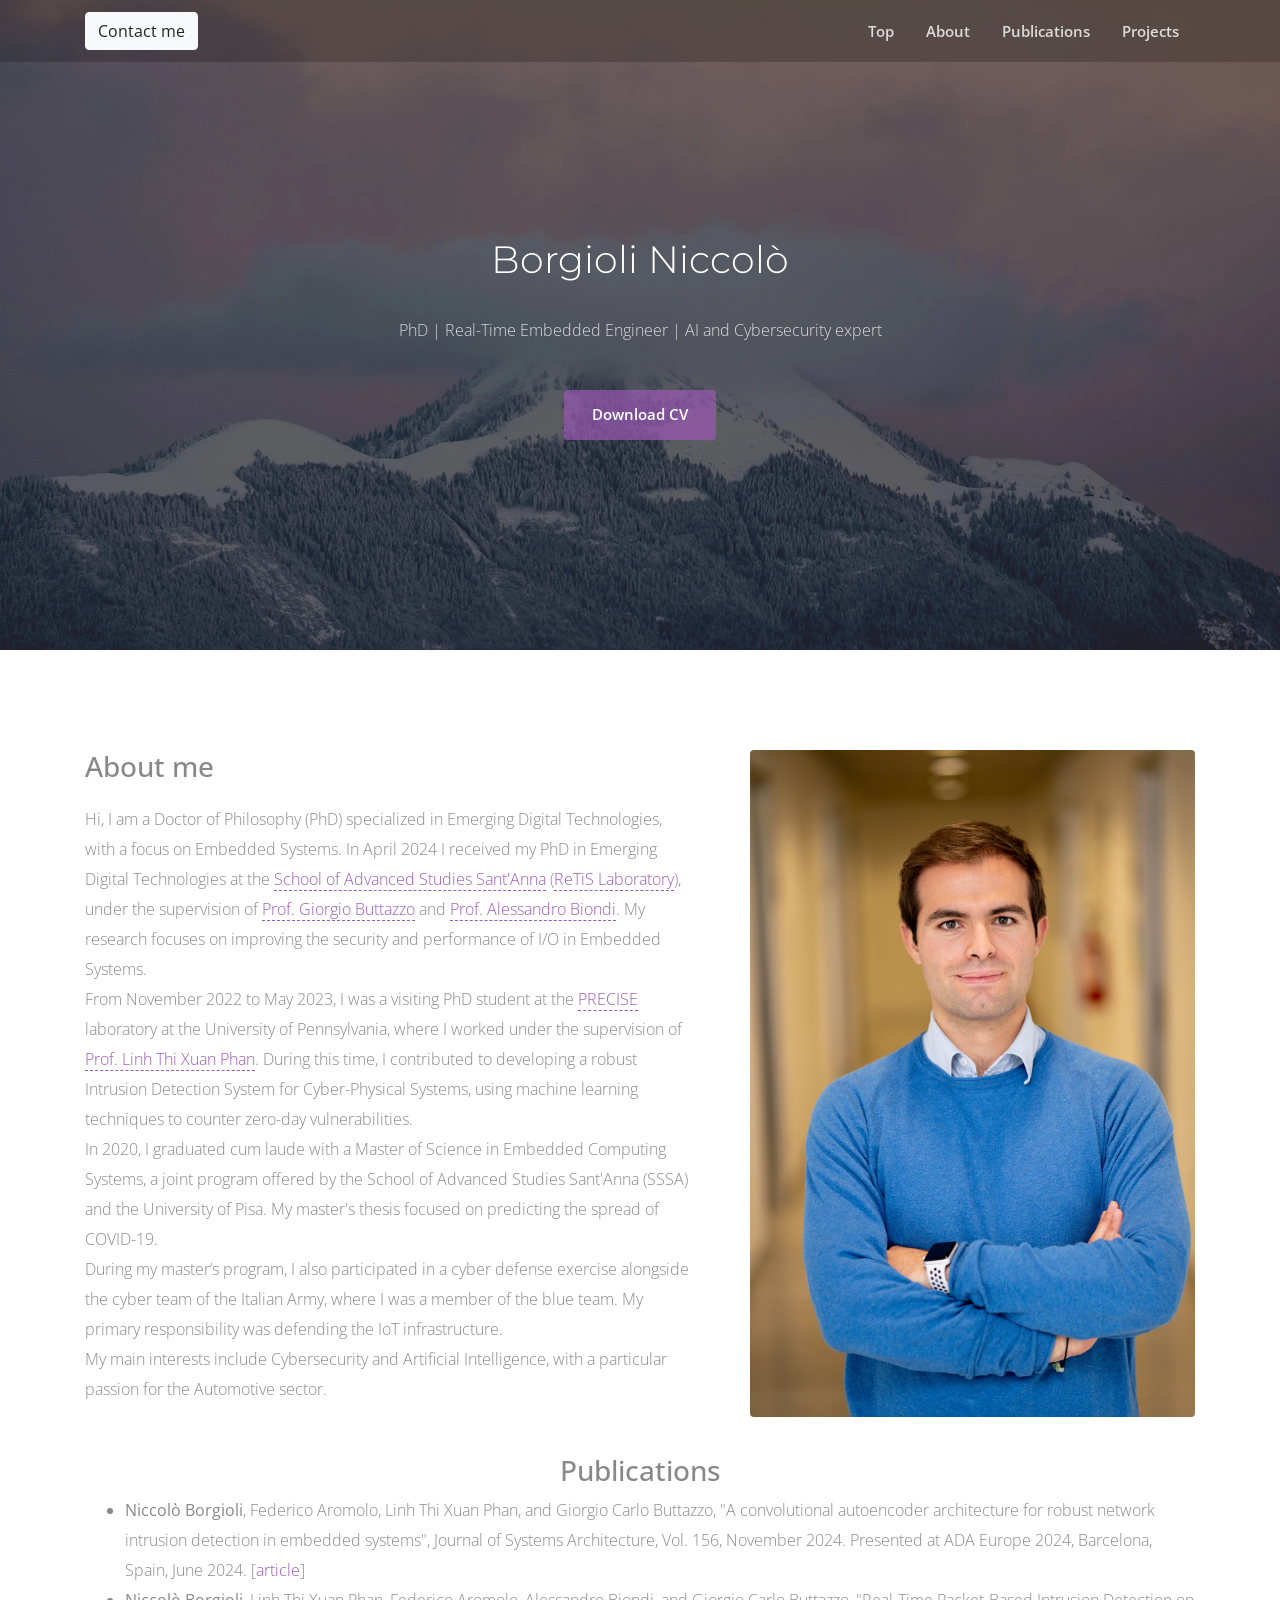
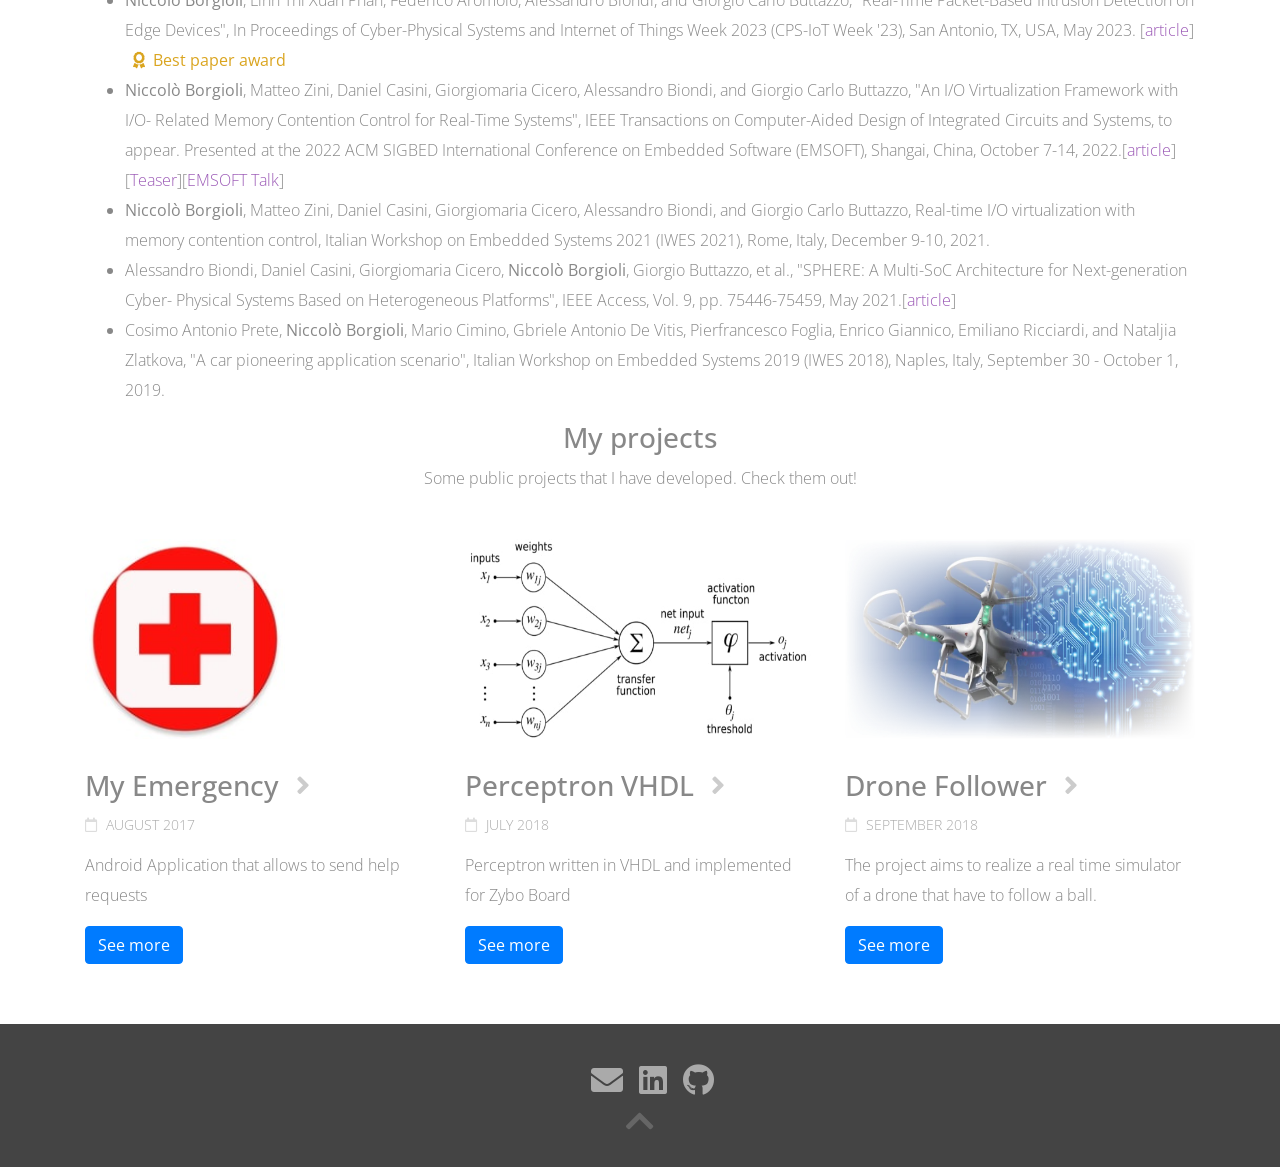
<file: index.html>
<!doctype html>
<html lang="en">
  <head>
    <!-- Required meta tags -->
    <meta charset="utf-8">
    <meta name="viewport" content="width=device-width, initial-scale=1, shrink-to-fit=no">

    <!-- CSS -->
    <link rel="stylesheet" href="https://fonts.googleapis.com/css?family=Open+Sans:300,300i,400,600">
    <link rel="stylesheet" href="https://fonts.googleapis.com/css?family=Montserrat:300">
    <link rel="stylesheet" href="https://maxcdn.bootstrapcdn.com/bootstrap/4.0.0/css/bootstrap.min.css" integrity="sha384-Gn5384xqQ1aoWXA+058RXPxPg6fy4IWvTNh0E263XmFcJlSAwiGgFAW/dAiS6JXm" crossorigin="anonymous">
    <link rel="stylesheet" href="https://use.fontawesome.com/releases/v5.15.4/css/all.css">
    <link rel="stylesheet" href="assets/css/animate.css">
    <link rel="stylesheet" href="assets/css/style.css">
    <link rel="stylesheet" href="assets/css/media-queries.css">
	<style>
		.bpa{
			color: goldenrod;
		}
	</style>

	<!-- Matomo -->
	<script>
		var _paq = window._paq = window._paq || [];
		/* tracker methods like "setCustomDimension" should be called before "trackPageView" */
		_paq.push(['trackPageView']);
		_paq.push(['enableLinkTracking']);
		(function() {
		var u="//matomo.apperitivo.it/";
		_paq.push(['setTrackerUrl', u+'matomo.php']);
		_paq.push(['setSiteId', '1']);
		_paq.push(['requireCookieConsent']);	// Removes cookies tracking
		var d=document, g=d.createElement('script'), s=d.getElementsByTagName('script')[0];
		g.async=true; g.src=u+'matomo.js'; s.parentNode.insertBefore(g,s);
		})();
	</script>
	<!-- End Matomo Code -->

    <title>Borgioli Niccolò</title>
  </head>
  <body>

   	<!-- Navbar -->
  	<nav class="navbar navbar-dark fixed-top navbar-expand-md navbar-no-bg">
  		<div class="container">
  			<!--<a class="navbar-brand" href="index.html">Home</a>-->
			  <a class="btn btn-light" href="mailto: borgioli.niccolo@gmail.com" target="_blank" role="button">Contact me</a>
  			<button class="navbar-toggler" type="button" data-toggle="collapse" data-target="#navbarNav" aria-controls="navbarNav" aria-expanded="false" aria-label="Toggle navigation">
  				<span class="navbar-toggler-icon"></span>
  			</button>
  			<div class="collapse navbar-collapse" id="navbarNav">
  				<ul class="navbar-nav ml-auto">
  					<li class="nav-item">
  						<a class="nav-link scroll-link" href="#top-content">Top</a>
  					</li>
  					<li class="nav-item">
  						<a class="nav-link scroll-link" href="#about-us">About</a>
  					</li>
					<li class="nav-item">
						<a class="nav-link scroll-link" href="#publications">Publications</a>
					</li>
  					<li class="nav-item">
  						<a class="nav-link scroll-link" href="#portfolio">Projects</a>
  					</li>
  				</ul>
  			</div>
  		</div>
  	</nav>

  	<!-- Top content -->
  	<div class="top-content">
  		<div class="container">
  			<div class="row">
  				<div class="col-md-8 offset-md-2 text">
  					<h1 class="wow fadeInLeftBig">Borgioli Niccolò</h1>
  					<div class="description wow fadeInLeftBig">
  						<p>
							PhD | Real-Time Embedded Engineer | AI and Cybersecurity expert
  						</p>
  					</div>
  					<div class="top-big-link wow fadeInUp">
  						<a class="btn btn-primary btn-link-1" href="downloads/cv.pdf" target="_blank" type="application/octet-stream" download="CV_Borgioli.pdf">Download CV</a>
  					</div>
  				</div>
  			</div>
  		</div>
  	</div>

  	<!-- About me -->
  	<div class="about-us-container section-container section-container-gray-bg">
  		<div class="container">
  			<div class="row">
  				<div class="col-12 col-lg-7 about-us-box wow fadeInLeft">
  					<div class="about-us-box-text">
  						<h3>About me</h3>
  						<p class="medium-paragraph">
						Hi, I am a Doctor of Philosophy (PhD) specialized in Emerging Digital Technologies, with a focus on Embedded Systems. In April 2024 I received my PhD in Emerging Digital Technologies at the <a href="https://www.santannapisa.it/it">School of Advanced Studies Sant'Anna</a> (<a href="http://retis.sssup.it/">ReTiS Laboratory</a>), under the supervision of <a href="http://retis.sssup.it/~giorgio/">Prof. Giorgio Buttazzo</a> and <a href="http://retis.sssup.it/~a.biondi/">Prof. Alessandro Biondi</a>. My research focuses on improving the security and performance of I/O in Embedded Systems.<br>

						From November 2022 to May 2023, I was a visiting PhD student at the <a href="https://precise.seas.upenn.edu">PRECISE</a> laboratory at the University of Pennsylvania, where I worked under the supervision of <a href="http://www.cis.upenn.edu/~linhphan/">Prof. Linh Thi Xuan Phan</a>. During this time, I contributed to developing a robust Intrusion Detection System for Cyber-Physical Systems, using machine learning techniques to counter zero-day vulnerabilities.<br>
						
						In 2020, I graduated cum laude with a Master of Science in Embedded Computing Systems, a joint program offered by the School of Advanced Studies Sant'Anna (SSSA) and the University of Pisa. My master's thesis focused on predicting the spread of COVID-19.<br>
						
						During my master’s program, I also participated in a cyber defense exercise alongside the cyber team of the Italian Army, where I was a member of the blue team. My primary responsibility was defending the IoT infrastructure.<br>
						
						My main interests include Cybersecurity and Artificial Intelligence, with a particular passion for the Automotive sector.
						</p>
  					</div>
  				</div>
  				<div class="col-12 col-lg-5 about-us-box wow fadeInUp">
  					<div class="about-us-box-img">
  						<img src="assets/img/about/primo_piano.webp" alt="about" data-at2x="assets/img/about/primo_piano.webp" class="img-fluid">
  					</div>
  				</div>
  			</div>
  		</div>
  	</div><br>

	<!-- Pubblications -->
	<div class="publications-container section-container section-container-gray-bg">
		<div class="container">
			<div class="row">
				<div class="col-12 wow fadeInDown">
					<div>
						<h3>Publications</h3>
						<ul class="text-left">
							<li><b>Niccolò Borgioli</b>, Federico Aromolo, Linh Thi Xuan Phan, and Giorgio Carlo Buttazzo, "A convolutional autoencoder architecture for robust network intrusion detection in embedded systems", Journal of Systems Architecture, Vol. 156, November 2024. Presented at ADA Europe 2024, Barcelona, Spain, June 2024. [<a href="https://www.sciencedirect.com/science/article/pii/S1383762124002200">article</a>]</li>
							<li><b>Niccolò Borgioli</b>, Linh Thi Xuan Phan, Federico Aromolo, Alessandro Biondi, and Giorgio Carlo Buttazzo, "Real-Time Packet-Based Intrusion Detection on Edge Devices", In Proceedings of Cyber-Physical Systems and Internet of Things Week 2023 (CPS-IoT Week '23), San Antonio, TX, USA, May 2023. [<a href="https://dl.acm.org/doi/10.1145/3576914.3587551">article</a>]<b class="bpa"><i class="fas fa-award mx-2"></i>Best paper award</b></li>
							<li><b>Niccolò Borgioli</b>, Matteo Zini, Daniel Casini, Giorgiomaria Cicero, Alessandro Biondi, and Giorgio Carlo Buttazzo, "An I/O Virtualization Framework with I/O- Related Memory Contention Control for Real-Time Systems", IEEE Transactions on Computer-Aided Design of Integrated Circuits and Systems, to appear. Presented at the 2022 ACM SIGBED International Conference on Embedded Software (EMSOFT), Shangai, China, October 7-14, 2022.[<a href="https://ieeexplore.ieee.org/document/9868830">article</a>][<a href="https://www.youtube.com/watch?v=I5Thu5AscGU">Teaser</a>][<a href="https://youtu.be/cdV3QbCEpQY?t=1151">EMSOFT Talk</a>]</li>
							<li><b>Niccolò Borgioli</b>, Matteo Zini, Daniel Casini, Giorgiomaria Cicero, Alessandro Biondi, and Giorgio Carlo Buttazzo, Real-time I/O virtualization with memory contention control, Italian Workshop on Embedded Systems 2021 (IWES 2021), Rome, Italy, December 9-10, 2021.</li>
							<li>Alessandro Biondi, Daniel Casini, Giorgiomaria Cicero, <b>Niccolò Borgioli</b>, Giorgio Buttazzo, et al., "SPHERE: A Multi-SoC Architecture for Next-generation Cyber- Physical Systems Based on Heterogeneous Platforms", IEEE Access, Vol. 9, pp. 75446-75459, May 2021.[<a href="https://ieeexplore.ieee.org/document/9432853">article</a>]</li>
							<li>Cosimo Antonio Prete, <b>Niccolò Borgioli</b>, Mario Cimino, Gbriele Antonio De Vitis, Pierfrancesco Foglia, Enrico Giannico, Emiliano Ricciardi, and Nataljia Zlatkova, "A car pioneering application scenario", Italian Workshop on Embedded Systems 2019 (IWES 2018), Naples, Italy, September 30 - October 1, 2019.</li>
						</ul>
					</div>
				</div>
			</div>
		</div>
	</div>

  	<!-- Projects -->
  	<div class="portfolio-container section-container">
	    <div class="container">
	        <div class="row">
	            <div class="col portfolio section-description wow fadeIn">
	                <h3>My projects</h3>
	                <div class="divider-1 wow fadeInUp"><span></span></div>
	                <p>Some public projects that I have developed. Check them out!</p>
	            </div>
	        </div>
	        <div class="row">
	            <div class="col-md-4 portfolio-box wow fadeInUp">
	                <div class="portfolio-box-image">
	                    <img src="assets/img/portfolio/1.jpg" alt="" data-at2x="assets/img/portfolio/1.png" class="img-fluid" style="height: 200px; width: auto;">
	                </div>
	                <h3><a data-toggle="modal" data-target="#project1">My Emergency</a> <i class="fas fa-angle-right"></i></h3>
	                <div class="portfolio-box-date"><i class="far fa-calendar"></i> August 2017</div>
	                <p>Android Application that allows to send help requests</p>
	                <button type="button" class="btn btn-primary" data-toggle="modal" data-target="#project1">See more</button>
	            </div>
	            <div class="col-md-4 portfolio-box wow fadeInDown">
	                <div class="portfolio-box-image">
	                    <img src="assets/img/portfolio/2.jpg" alt="" data-at2x="assets/img/portfolio/2.png" class="img-fluid" style="height: 200px; width: auto;">
	                </div>
	                <h3><a data-toggle="modal" data-target="#project2">Perceptron VHDL</a> <i class="fas fa-angle-right"></i></h3>
	                <div class="portfolio-box-date"><i class="far fa-calendar"></i> July 2018</div>
	                <p>Perceptron written in VHDL and implemented for Zybo Board</p>
	                <button type="button" class="btn btn-primary" data-toggle="modal" data-target="#project2">See more</button>
	            </div>
				<div class="col-md-4 portfolio-box wow fadeInUp">
	                <div class="portfolio-box-image">
	                    <img src="assets/img/portfolio/drone.webp" alt="" data-at2x="assets/img/portfolio/drone.webp" class="img-fluid" style="height: 200px; width: auto;">
	                </div>
	                <h3><a data-toggle="modal" data-target="#project3">Drone Follower</a> <i class="fas fa-angle-right"></i></h3>
	                <div class="portfolio-box-date"><i class="far fa-calendar"></i> September 2018</div>
	                <p>The project aims to realize a real time simulator of a drone that have to follow a ball.</p>
	                <button type="button" class="btn btn-primary" data-toggle="modal" data-target="#project3">See more</button>
	            </div>
	            <!-- <div class="col-md-4 portfolio-box wow fadeInUp">
	                <div class="portfolio-box-image">
	                    <img src="assets/img/portfolio/3.jpg" alt="" data-at2x="assets/img/portfolio/3.jpg" class="img-fluid" style="height: 200px; width: auto;">
	                </div>
	                <h3><a data-toggle="modal" data-target="#project3">Emotion detection system</a> <i class="fas fa-angle-right"></i></h3>
	                <div class="portfolio-box-date"><i class="far fa-calendar"></i> April 2019</div>
	                <p>Sensor fusion-based emotion detection system.</p>
	                <button type="button" class="btn btn-primary" data-toggle="modal" data-target="#project3">See more</button>
	            </div> -->
	        </div>
	    </div>
	</div><br><br>

	<!-- projects modals -->
	<div class="modal" id="project1">
		<div class="modal-dialog">
			<div class="modal-content">
				<div class="modal-header">
					<h4 class="modal-title">My emergency</h4>
					<button type="button" class="close" data-dismiss="modal">&times;</button>
				</div>
				<div class="modal-body">
					<p>Emergency call application that allows to instantaneusly contact emergency services and parents providing them exact location and type of emergency. I've developed this application as my bachelor degree thesis.</p><br>
					<a class="btn btn-info" role="button" href="https://github.com/Masternick95/Tesi">See project</a>
				</div>
				<div class="modal-footer">
					<button type="button" class="btn btn-danger" data-dismiss="modal">Close</button>
				</div>
			</div>
		</div>
	</div>

	<div class="modal" id="project2">
		<div class="modal-dialog">
			<div class="modal-content">
				<div class="modal-header">
					<h4 class="modal-title">Perceptron VHDL</h4>
					<button type="button" class="close" data-dismiss="modal">&times;</button>
				</div>
				<div class="modal-body">
					<p>VHDL description of a single perceptron and its implementation for Zybo Board using Vivado. I've developed this project for the exam of Digital Systems.</p><br>
					<a class="btn btn-info" role="button" href="https://github.com/Masternick95/perceptron_VHDL">See project</a>
				</div>
				<div class="modal-footer">
					<button type="button" class="btn btn-danger" data-dismiss="modal">Close</button>
				</div>
			</div>
		</div>
	</div>

	<div class="modal" id="project3">
		<div class="modal-dialog">
			<div class="modal-content">
				<div class="modal-header">
					<h4 class="modal-title">Drone Follower</h4>
					<button type="button" class="close" data-dismiss="modal">&times;</button>
				</div>
				<div class="modal-body">
					<p>Real time simulator of a drone that have to follow a ball. The ball movement is generated randomly by a dedicated task. The simulator has to recognize and follow the ball using a virtual camera mounted on the drone. The visualization of the environment should be done in Unreal Engine, while all of the computation regarding image recognition, trajectory planning, drone control and system simulation have to be done by a separated program running on Linux using Allegro 3 Library.</p><br>
					<a class="btn btn-info" href="downloads/drone simulator - real time.pdf" target="_blank" type="application/octet-stream" download="DroneFollower.pdf">See project</a>
				</div>
				<div class="modal-footer">
					<button type="button" class="btn btn-danger" data-dismiss="modal">Close</button>
				</div>
			</div>
		</div>
	</div>

	<!-- <div class="modal" id="project3">
		<div class="modal-dialog">
			<div class="modal-content">
				<div class="modal-header">
					<h4 class="modal-title">Emotion detection system</h4>
					<button type="button" class="close" data-dismiss="modal">&times;</button>
				</div>
				<div class="modal-body">
					<p>Emotion detection system based on sensor fusion. Combines data acquired by three different sensors (camera, microphone and heartbeat sensor) and elaborated by three different classifiers to determine in real time the emotion felt by the subject. Developed for the exam of Industrial Applications.</p><br>
					<a class="btn btn-info" role="button" href="https://github.com/Masternick95/Emotion_detection">See project</a>
				</div>
				<div class="modal-footer">
					<button type="button" class="btn btn-danger" data-dismiss="modal">Close</button>
				</div>
			</div>
		</div>
	</div> -->



  	<!-- Footer -->
        <footer>
	        <div class="container">
	        	<div class="row">
                    
                    <div class="col-md-6 offset-md-1 footer-right">
						<a href="mailto: borgioli.niccolo@gmail.com" target="_blank"><i class="fas fa-envelope"></i></a>
						<a href="https://www.linkedin.com/in/niccolòborgioli"><i class="fab fa-linkedin"></i></a>
						<a href="https://github.com/N1ck95"><i class="fab fa-github"></i></a>
                    </div>
                </div>
                <div class="row">
                	<div class="col footer-bottom">
		           		<a class="scroll-link" href="#top-content"><i class="fas fa-chevron-up"></i></a>
		           	</div>
                </div>
	        </div>
        </footer>


    <!-- Optional JavaScript -->
    <!-- jQuery first, then Popper.js, then Bootstrap JS -->
    <!--<script src="https://code.jquery.com/jquery-3.3.1.slim.min.js" integrity="sha384-q8i/X+965DzO0rT7abK41JStQIAqVgRVzpbzo5smXKp4YfRvH+8abtTE1Pi6jizo" crossorigin="anonymous"></script>
    <script src="https://cdnjs.cloudflare.com/ajax/libs/popper.js/1.14.7/umd/popper.min.js" integrity="sha384-UO2eT0CpHqdSJQ6hJty5KVphtPhzWj9WO1clHTMGa3JDZwrnQq4sF86dIHNDz0W1" crossorigin="anonymous"></script>
    <script src="https://stackpath.bootstrapcdn.com/bootstrap/4.3.1/js/bootstrap.min.js" integrity="sha384-JjSmVgyd0p3pXB1rRibZUAYoIIy6OrQ6VrjIEaFf/nJGzIxFDsf4x0xIM+B07jRM" crossorigin="anonymous"></script>-->


    <!-- Javascript -->
    <script src="assets/js/jquery-3.2.1.min.js"></script>
    <script src="assets/js/jquery-migrate-3.0.0.min.js"></script>
    <script src="https://cdnjs.cloudflare.com/ajax/libs/popper.js/1.12.9/umd/popper.min.js" integrity="sha384-ApNbgh9B+Y1QKtv3Rn7W3mgPxhU9K/ScQsAP7hUibX39j7fakFPskvXusvfa0b4Q" crossorigin="anonymous"></script>
    <script src="https://maxcdn.bootstrapcdn.com/bootstrap/4.0.0/js/bootstrap.min.js" integrity="sha384-JZR6Spejh4U02d8jOt6vLEHfe/JQGiRRSQQxSfFWpi1MquVdAyjUar5+76PVCmYl" crossorigin="anonymous"></script>
    <script src="assets/js/jquery.backstretch.min.js"></script>
    <script src="assets/js/wow.min.js"></script>
    <script src="assets/js/retina-1.1.0.min.js"></script>
    <script src="assets/js/waypoints.min.js"></script>
    <script src="assets/js/scripts.js"></script>
  </body>
</html>
</file>
<file: assets/css/style.css>
body {
    font-family: 'Open Sans', sans-serif;
    font-size: 16px;
    font-weight: 300;
    color: #888;
    line-height: 30px;
    text-align: center;
}
 
strong { font-weight: 600; }
 
a, a:hover, a:focus {
    color: #9b59b6;
    text-decoration: none;
    transition: all .3s;
}
 
h1, h2 {
    margin-top: 10px;
    font-family: 'Montserrat', sans-serif;
    font-size: 38px;
    font-weight: 300;
    color: #555;
    line-height: 50px;
}
 
/***** Top menu *****/
 
.navbar {
    background: #444;
    -o-transition: all .6s;
    -moz-transition: all .6s;
    -webkit-transition: all .6s;
    -ms-transition: all .6s;
    transition: all .6s;
    backface-visibility: hidden;
}
 
.navbar.navbar-no-bg {
    background: #444;
    background: rgba(0, 0, 0, 0.2);
}
 
.navbar-dark .navbar-nav {
    font-size: 15px;
    color: #fff;
    font-weight: 600;
}
 
.navbar-dark .navbar-nav .nav-link {
    color: #fff;
    color: rgba(255, 255, 255, 0.8);
    border: 0;
}
 
.navbar-dark .navbar-nav .nav-link:hover {
    color: #fff;
}
 
.navbar-dark .navbar-nav .nav-link:focus {
    color: #fff;
    outline: 0;
}
 
.navbar-expand-md .navbar-nav .nav-link {
    padding-left: 1rem;
    padding-right: 1rem;
}
 
.navbar-brand {
    width: 500px;
    background: url(../img/logo.webp) left center no-repeat;
    border: 0;
    text-indent: -99999px;
}

/***** Top content *****/
 
.top-content {
    padding: 210px 0;
}
 
.top-content .text {
    color: #fff;
}
 
.top-content .text h1 {
    margin-top: 25px;
    color: #fff;
}
 
.top-content .description {
    margin: 30px 0 10px 0;
}
 
.top-content .description p {
    opacity: 0.8;
}
 
.top-content .top-big-link {
    margin-top: 45px;
}

/******* CV Button *******/
.btn-link-1 {
    display: inline-block;
    height: 50px;
    margin: 0 5px;
    padding: 0 28px;
    background: #9b59b6;
    background: rgba(155, 89, 182, 0.7);
    border: 0;
    font-size: 15px;
    font-weight: 600;
    line-height: 48px;
    color: #fff;
    border-radius: 4px;
    transition: all .3s;
}
 
.btn-link-1:hover, .btn-link-1:focus, .btn-link-1:active, .btn-link-1:active:focus,
.btn-link-1.btn-primary:not(:disabled):not(.disabled):active,
.btn-link-1.btn-primary:not(:disabled):not(.disabled):active:focus {
    background: #9b59b6;
    background: rgba(155, 89, 182, 0.9);
    outline: 0;
    color: #fff;
    box-shadow: none;
}

/***** About us *****/
 
.about-us-box {
    margin-top: 100px;
}
 
.about-us-box-text {
    padding-right: 30px;
    text-align: left;
}
 
.about-us-box-text h3 {
    margin-top: 0;
}
 
.about-us-box-text .medium-paragraph {
    margin-top: 20px;
    margin-bottom: 20px;
}
 
.about-us-box-text a {
    border-bottom: 1px dashed #9b59b6;
}
 
.about-us-box-text a:hover,
.about-us-box-text a:focus {
    border: 0;
}
 
.about-us-box-img img {
    border-radius: 4px;
}

/***** Porojects *****/
 
.portfolio-box {
    padding-top: 30px;
    text-align: left;
}
 
.portfolio-box-image {
    overflow: hidden;
    border-radius: 4px;
}
 
.portfolio-box-image img {
    -o-transition: all .8s;
    -moz-transition: all .8s;
    -webkit-transition: all .8s;
    -ms-transition: all .8s;
    transition: all .8s;
}
 
.portfolio-box-image:hover img {
    -o-transform: scale(1.25);
    -moz-transform: scale(1.25);
    -webkit-transform: scale(1.25);
    -ms-transform: scale(1.25);
    transform: scale(1.25);
}
 
.portfolio-box h3 {
    margin-top: 30px;
}
.portfolio-box h3 a { color: #555; }
.portfolio-box h3 a:hover, 
.portfolio-box h3 a:focus { color: #9b59b6; }
 
.portfolio-box h3 i {
    padding-left: 10px;
    color: #ccc;
    -o-transition: all .3s;
    -moz-transition: all .3s;
    -webkit-transition: all .3s;
    -ms-transition: all .3s;
    transition: all .3s;
}
.portfolio-box h3:hover i { padding-left: 15px; }
 
.portfolio-box-date {
    padding-bottom: 10px;
    font-size: 14px;
    color: #aaa;
    text-transform: uppercase;
}
 
.portfolio-box-date i {
    padding-right: 5px;
    color: #ddd;
}
 
.portfolio-container .section-bottom-button {
    padding-top: 40px;
}

/***** Footer *****/

footer {
    padding: 40px 0 0 0;
    background: #444;
    color: #aaa;
    text-align: left;
}

.footer-left a { color: #ddd; border-bottom: 1px dashed #ddd; }
.footer-left a:hover, .footer-left a:focus { color: #ddd; border: 0; }

.footer-right {
    text-align: right;
}

.footer-right a {
    margin: 0 6px;
    font-size: 32px;
    color: #aaa;
}
.footer-right a:hover, .footer-right a:focus { color: #eee; }

.footer-bottom {
    padding-bottom: 25px;
    text-align: center;
}

.footer-bottom a {
    font-size: 32px;
    color: #666;
    line-height: 40px;
}

.footer-bottom a:hover, .footer-bottom a:focus { color: #888; }
</file>
<file: assets/css/media-queries.css>
@media (min-width: 992px) and (max-width: 1199px) {

	.services-box .services-box-icon { width: 60px; height: 60px; font-size: 32px; line-height: 60px; border-radius: 22px; }
	
	.about-us-box-text { padding-right: 0; }
	
}

@media (min-width: 768px) and (max-width: 991px) {
	
	.navbar-expand-md .navbar-nav .nav-link { padding-left: 0.6rem; padding-right: 0.6rem; }
	
	.top-content { padding: 180px 0; }

	.section-description p { padding: 0; }
	
	.services-box .services-box-icon { width: 50px; height: 50px; font-size: 26px; line-height: 50px; border-radius: 18px; }

	.about-us-box { margin-top: 80px; }
	.about-us-box:last-child { margin-top: 50px; }
	.about-us-box-text { padding-right: 0; text-align: center; }
	
	.more-services-box .more-services-box-icon { width: 50px; height: 50px; font-size: 26px; line-height: 50px; border-radius: 18px; }
	
	.portfolio-box h3:hover i { padding-left: 10px; }
	
	.blog-box h3:hover i { padding-left: 10px; }

}

@media (max-width: 767px) {
	
	.navbar.navbar-no-bg { background: #444; }
	.navbar-dark .navbar-toggler { border-color: #444; }
	.navbar-dark .navbar-toggler:focus { background: #333; outline: 0; }
	.navbar-expand-md .navbar-nav .nav-link { padding-top: 0.3rem; padding-bottom: 0.3rem; }

	.top-content { padding: 140px 0; }
	.top-content .top-big-link { margin-top: 25px; }
	.top-content .top-big-link a.btn { margin-top: 10px; }
	
	.section-description p { padding: 0; }
	
	.services-container { padding-bottom: 60px; }
	.services-box { text-align: center; }
	.services-box h3 { margin-top: 20px; padding-top: 10px; }
	
	.about-us-box { margin-top: 80px; }
	.about-us-box:last-child { margin-top: 50px; }
	.about-us-box-text { padding-right: 0; text-align: center; }
	
	.more-services-box { text-align: center; }
	.more-services-box h3 { margin-top: 20px; padding-top: 10px; }
	
	.portfolio-box { text-align: center; }
	.portfolio-box-image { max-width: 540px; margin: 0 auto; }
	
	.blog-box { text-align: center; }
	.blog-box-image { max-width: 540px; margin: 0 auto; }
	.blog-box h3 { margin-top: 30px; }
	
	footer { text-align: center; }
	.footer-right { padding-top: 10px; text-align: center; }
	.footer-bottom { padding-top: 20px; }
	
}

@media (max-width: 415px) {
	
	h1, h2 { font-size: 32px; }

}


/* Retina-ize images/icons */

@media
only screen and (-webkit-min-device-pixel-ratio: 2),
only screen and (   min--moz-device-pixel-ratio: 2),
only screen and (     -o-min-device-pixel-ratio: 2/1),
only screen and (        min-device-pixel-ratio: 2),
only screen and (                min-resolution: 192dpi),
only screen and (                min-resolution: 2dppx) {
	
	/* logo */
    .navbar-brand {
    	background-image: url(../img/logo@2x.webp) !important; background-repeat: no-repeat !important; background-size: 136px 39px !important;
    }
	
}
</file>
